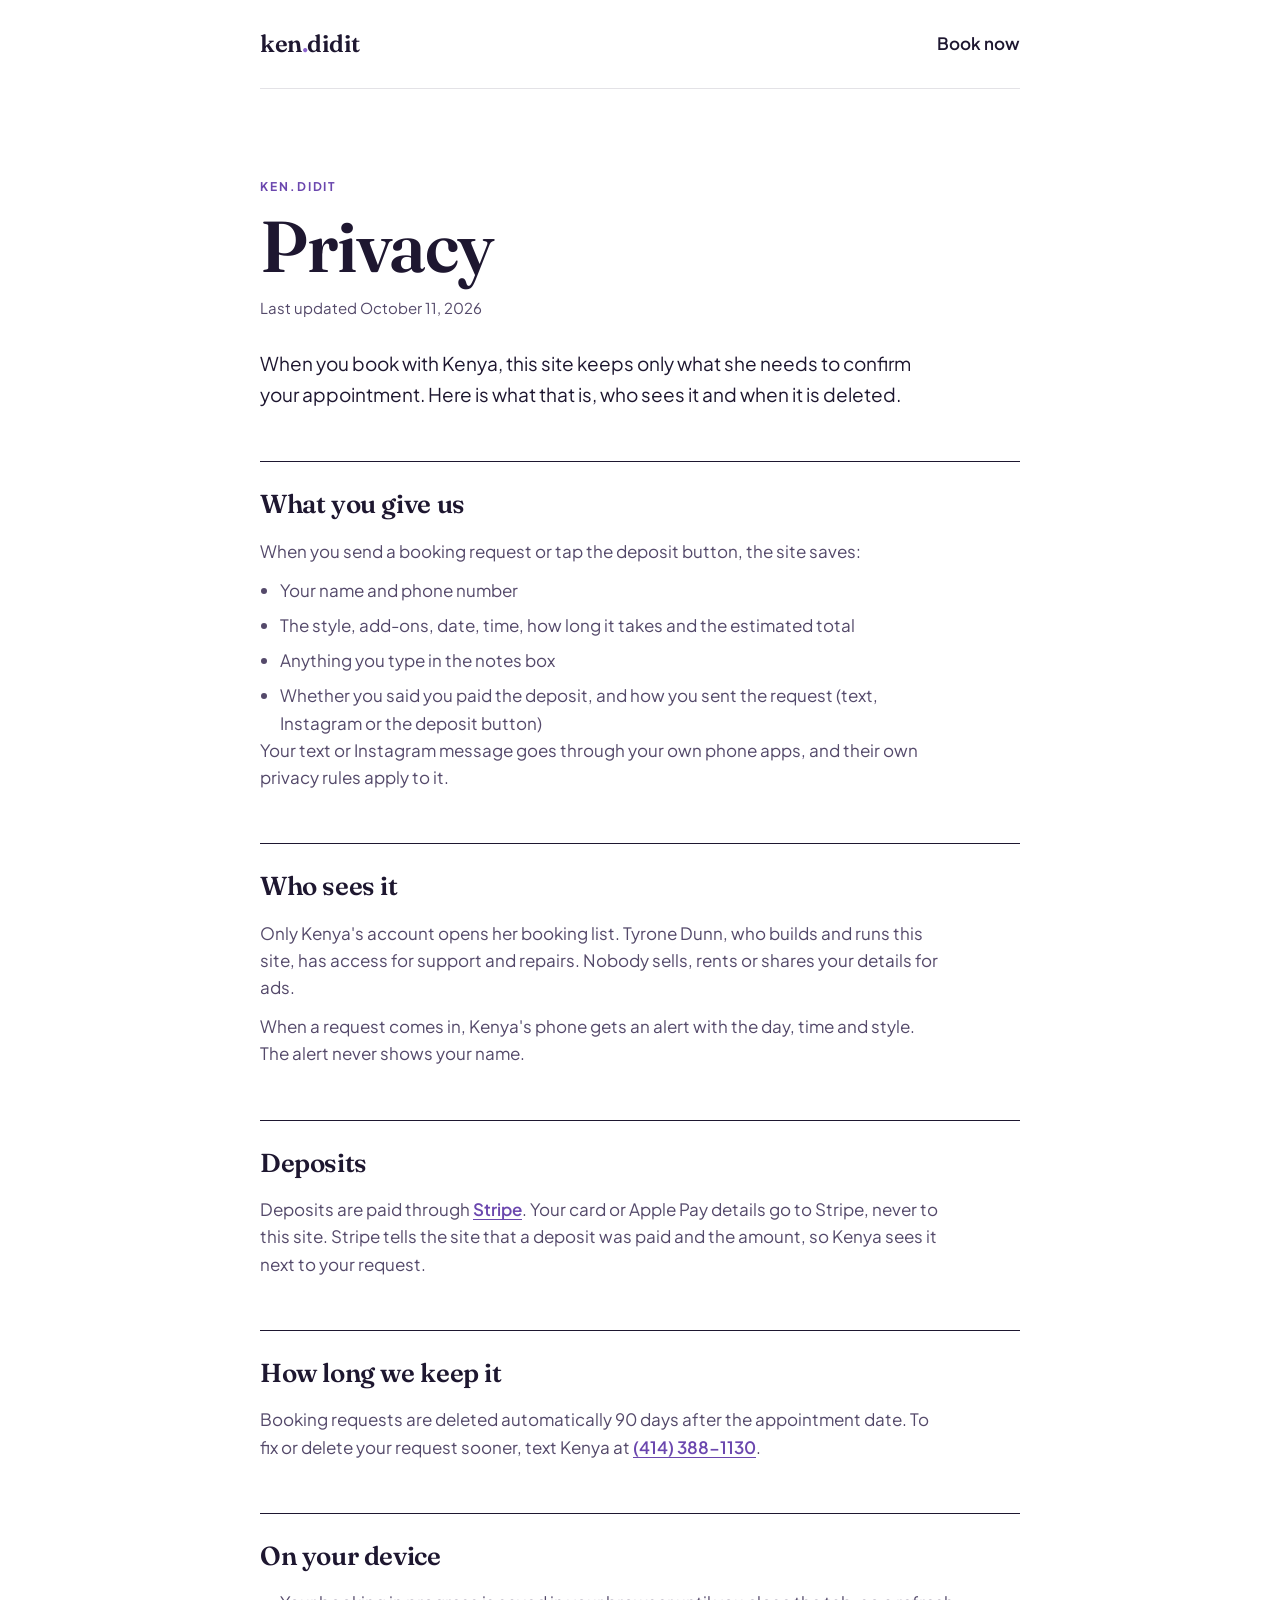
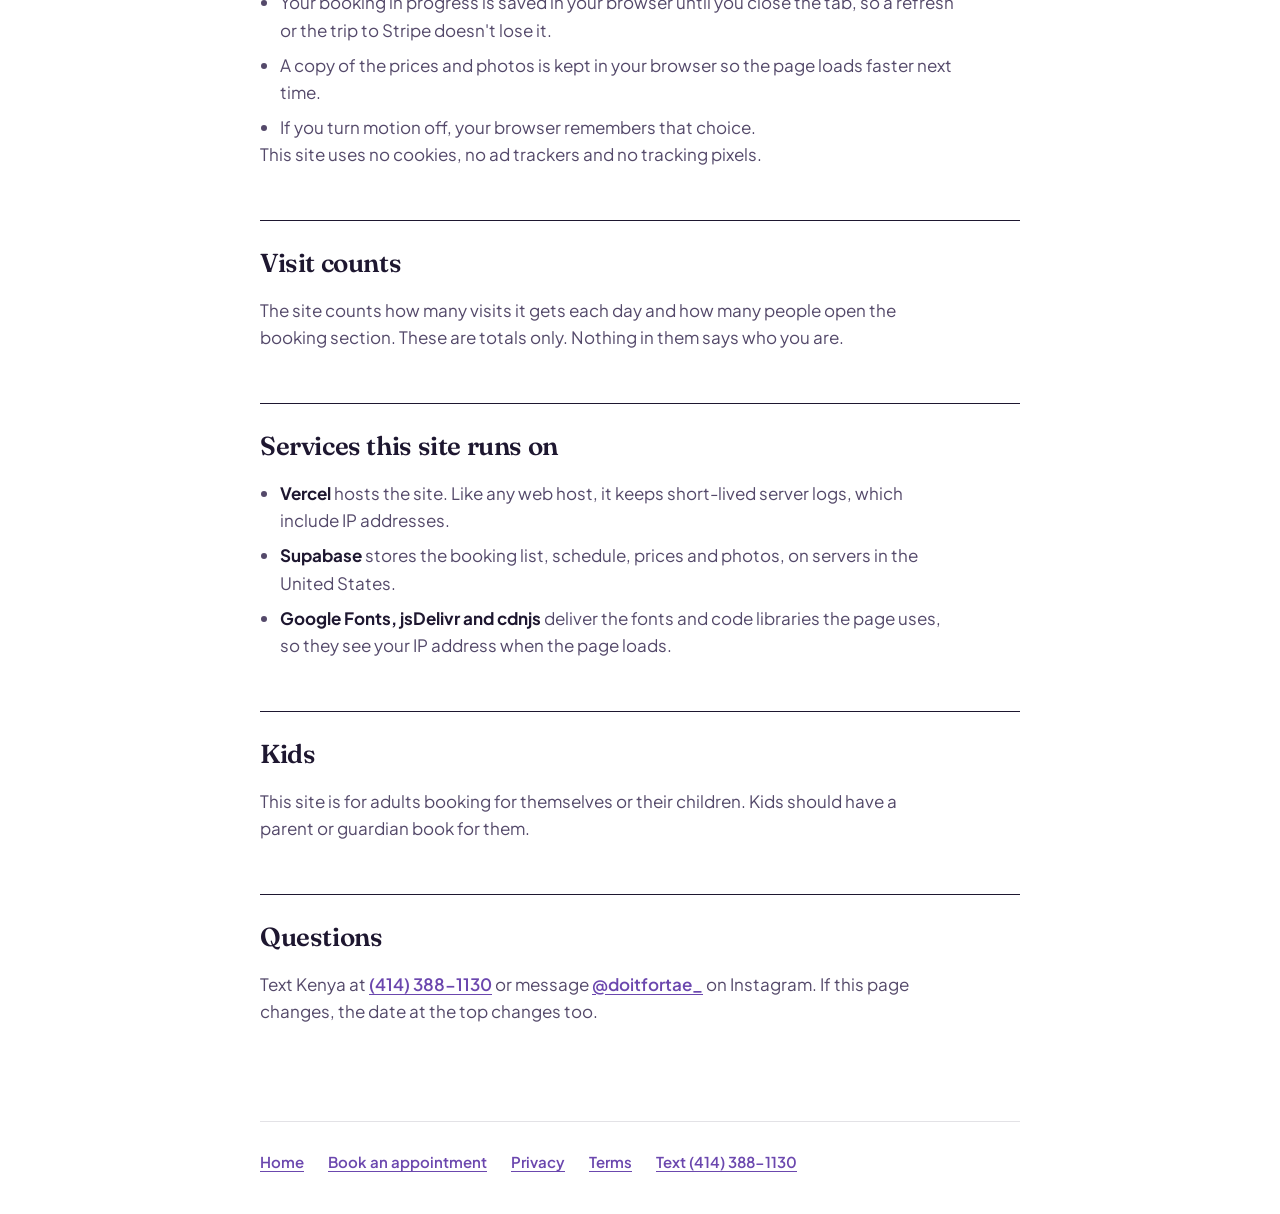
<file: privacy.html>
<!doctype html>
<html lang="en">
<head>
<meta charset="utf-8">
<meta name="viewport" content="width=device-width, initial-scale=1">
<title>Privacy | ken.didit</title>
<meta name="description" content="What ken.didit collects when you book, where it goes and how long it stays.">
<link rel="canonical" href="https://kendidit.vercel.app/privacy.html">
<meta name="theme-color" content="#ffffff">
<link rel="icon" href="/favicon.svg" type="image/svg+xml">
<link rel="apple-touch-icon" href="/apple-touch-icon.png">
<link rel="preconnect" href="https://fonts.googleapis.com">
<link rel="preconnect" href="https://fonts.gstatic.com" crossorigin>
<link href="https://fonts.googleapis.com/css2?family=Fraunces:opsz,wght@9..144,500;9..144,600&family=Plus+Jakarta+Sans:wght@400;600;700&display=swap" rel="stylesheet">
<script>try{if(localStorage.getItem('kd-motion')==='off')document.documentElement.classList.add('rm')}catch(e){}</script>
<style>
*{box-sizing:border-box;margin:0}
html{background:#ffffff;color:#1E1730;-webkit-text-size-adjust:100%}
body{font:400 17px/1.6 'Plus Jakarta Sans',system-ui,sans-serif;-webkit-font-smoothing:antialiased;padding:0 20px}
.top{display:flex;align-items:center;justify-content:space-between;gap:16px;max-width:760px;margin:0 auto;padding:22px 0;border-bottom:1px solid rgba(30,23,48,.12)}
.top a{color:#1E1730;font-weight:600;text-decoration:none;min-height:44px;display:inline-flex;align-items:center}
.top .home{font-family:'Fraunces',Georgia,serif;font-size:24px;font-weight:600;letter-spacing:-.02em}
.top .home i{color:#8C66CE;font-style:normal}
main{max-width:760px;margin:0 auto;padding:clamp(40px,8vw,88px) 0 96px}
.k{display:block;font-size:12px;letter-spacing:.16em;text-transform:uppercase;color:#6B47AE;margin-bottom:14px;font-weight:700}
h1{font-family:'Fraunces',Georgia,serif;font-weight:600;font-size:clamp(40px,8vw,72px);line-height:1;letter-spacing:-.02em}
.upd{margin-top:14px;color:#54496A;font-size:15px}
.lead{margin-top:28px;font-size:19px;color:#1E1730;max-width:36em}
h2{font-family:'Fraunces',Georgia,serif;font-weight:600;font-size:26px;letter-spacing:-.015em;margin-top:52px;padding-top:22px;border-top:1.5px solid #1E1730}
p,li{color:#54496A;max-width:40em}
h2 + p,h2 + ul{margin-top:12px}
p + p{margin-top:12px}
ul{padding-left:20px;margin-top:12px}
li + li{margin-top:8px}
b{color:#1E1730;font-weight:700}
a{color:#6B47AE;font-weight:600;text-underline-offset:3px}
a:focus-visible{outline:2px solid #6B47AE;outline-offset:3px;border-radius:4px}
.r{opacity:0;transform:translateY(18px);animation:up .8s cubic-bezier(.16,1,.3,1) forwards}
.r:nth-child(2){animation-delay:.06s}.r:nth-child(3){animation-delay:.12s}.r:nth-child(4){animation-delay:.18s}
@keyframes up{to{opacity:1;transform:none}}
.rm .r{opacity:1;transform:none;animation:none}
.foot{max-width:760px;margin:0 auto;padding:28px 0 40px;border-top:1px solid rgba(30,23,48,.12);display:flex;flex-wrap:wrap;gap:8px 24px;font-size:15px}
</style>
</head>
<body>
<header class="top"><a class="home" href="/">ken<i>.</i>didit</a><a href="/#book">Book now</a></header>
<main>
<span class="k r">ken.didit</span>
<h1 class="r">Privacy</h1>
<p class="upd r">Last updated October 11, 2026</p>
<p class="lead r">When you book with Kenya, this site keeps only what she needs to confirm your appointment. Here is what that is, who sees it and when it is deleted.</p>

<h2>What you give us</h2>
<p>When you send a booking request or tap the deposit button, the site saves:</p>
<ul>
<li>Your name and phone number</li>
<li>The style, add-ons, date, time, how long it takes and the estimated total</li>
<li>Anything you type in the notes box</li>
<li>Whether you said you paid the deposit, and how you sent the request (text, Instagram or the deposit button)</li>
</ul>
<p>Your text or Instagram message goes through your own phone apps, and their own privacy rules apply to it.</p>

<h2>Who sees it</h2>
<p>Only Kenya's account opens her booking list. Tyrone Dunn, who builds and runs this site, has access for support and repairs. Nobody sells, rents or shares your details for ads.</p>
<p>When a request comes in, Kenya's phone gets an alert with the day, time and style. The alert never shows your name.</p>

<h2>Deposits</h2>
<p>Deposits are paid through <a href="https://stripe.com/privacy" target="_blank" rel="noopener">Stripe</a>. Your card or Apple Pay details go to Stripe, never to this site. Stripe tells the site that a deposit was paid and the amount, so Kenya sees it next to your request.</p>

<h2>How long we keep it</h2>
<p>Booking requests are deleted automatically 90 days after the appointment date. To fix or delete your request sooner, text Kenya at <a href="sms:+14143881130">(414) 388-1130</a>.</p>

<h2>On your device</h2>
<ul>
<li>Your booking in progress is saved in your browser until you close the tab, so a refresh or the trip to Stripe doesn't lose it.</li>
<li>A copy of the prices and photos is kept in your browser so the page loads faster next time.</li>
<li>If you turn motion off, your browser remembers that choice.</li>
</ul>
<p>This site uses no cookies, no ad trackers and no tracking pixels.</p>

<h2>Visit counts</h2>
<p>The site counts how many visits it gets each day and how many people open the booking section. These are totals only. Nothing in them says who you are.</p>

<h2>Services this site runs on</h2>
<ul>
<li><b>Vercel</b> hosts the site. Like any web host, it keeps short-lived server logs, which include IP addresses.</li>
<li><b>Supabase</b> stores the booking list, schedule, prices and photos, on servers in the United States.</li>
<li><b>Google Fonts, jsDelivr and cdnjs</b> deliver the fonts and code libraries the page uses, so they see your IP address when the page loads.</li>
</ul>

<h2>Kids</h2>
<p>This site is for adults booking for themselves or their children. Kids should have a parent or guardian book for them.</p>

<h2>Questions</h2>
<p>Text Kenya at <a href="sms:+14143881130">(414) 388-1130</a> or message <a href="https://instagram.com/doitfortae_" target="_blank" rel="noopener">@doitfortae_</a> on Instagram. If this page changes, the date at the top changes too.</p>
</main>
<footer class="foot"><a href="/">Home</a><a href="/#book">Book an appointment</a><a href="/privacy.html">Privacy</a><a href="/terms.html">Terms</a><a href="sms:+14143881130">Text (414) 388-1130</a></footer>
</body>
</html>
</file>
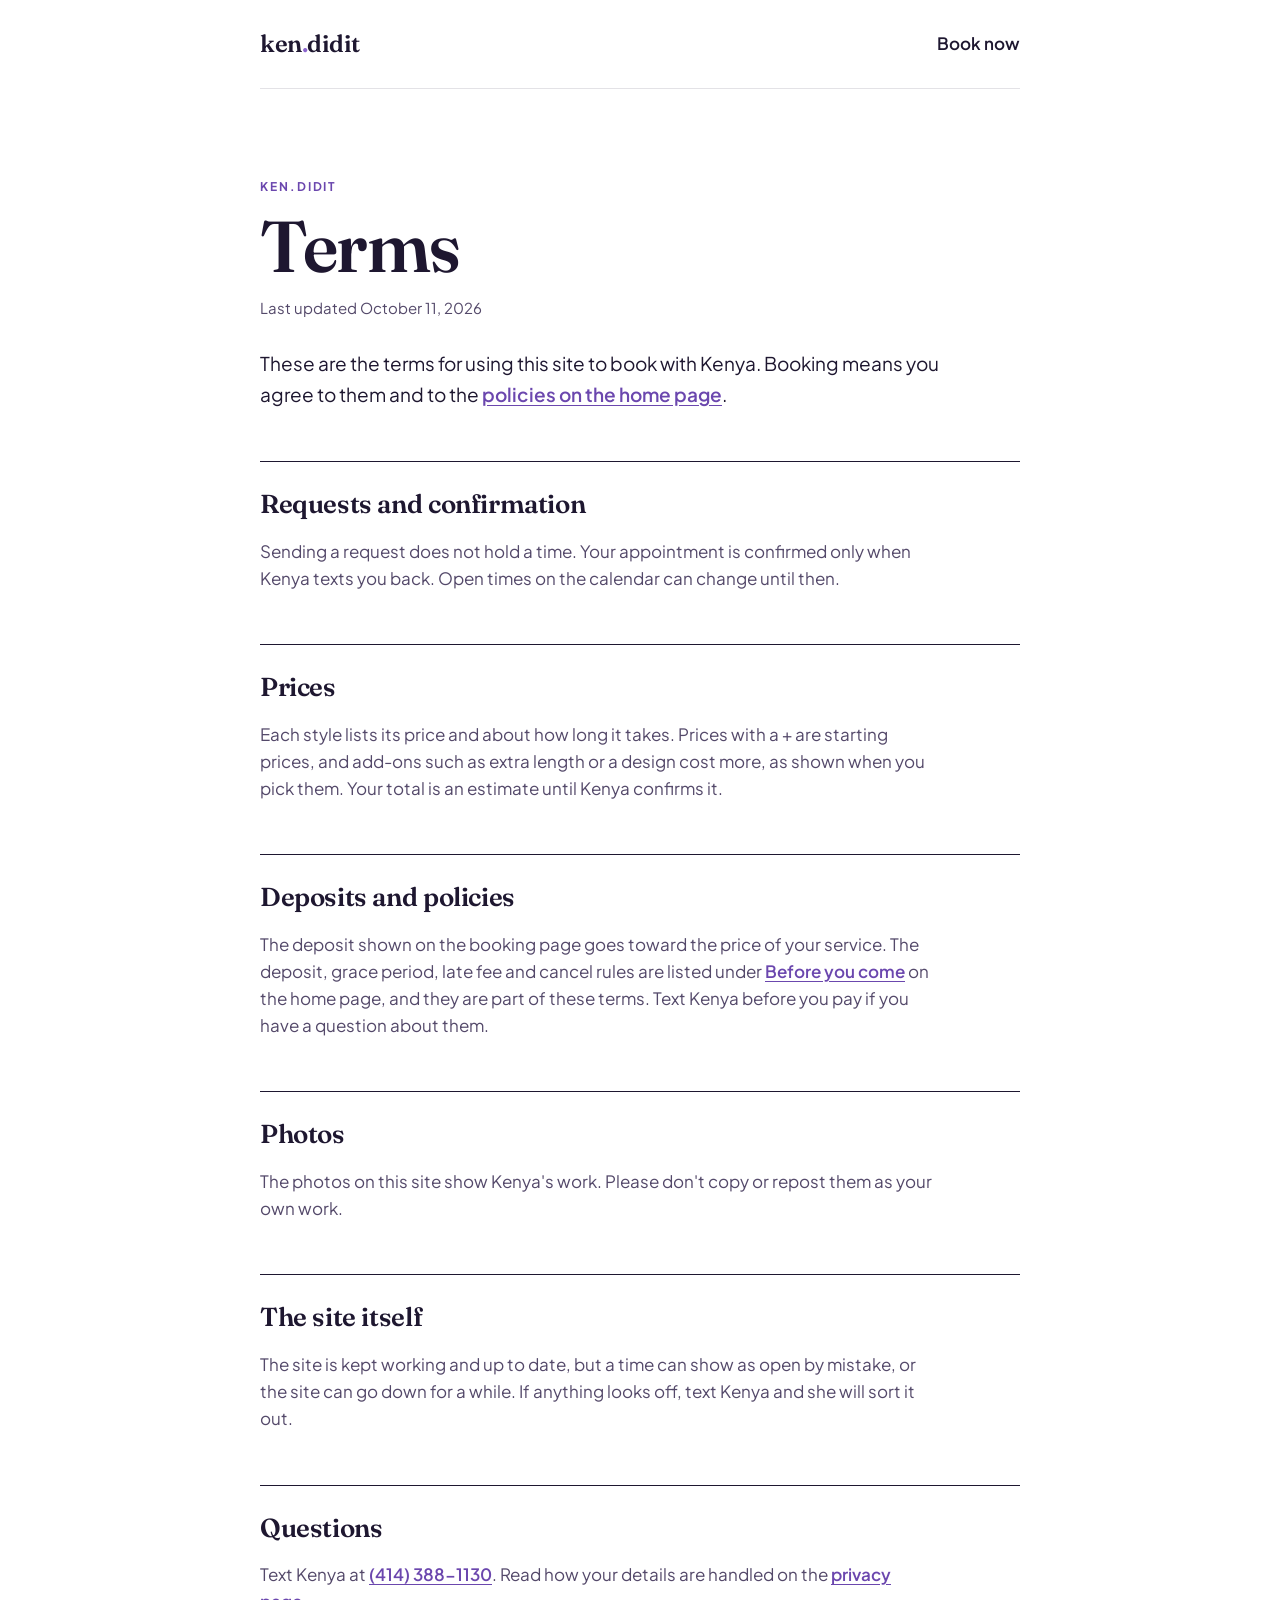
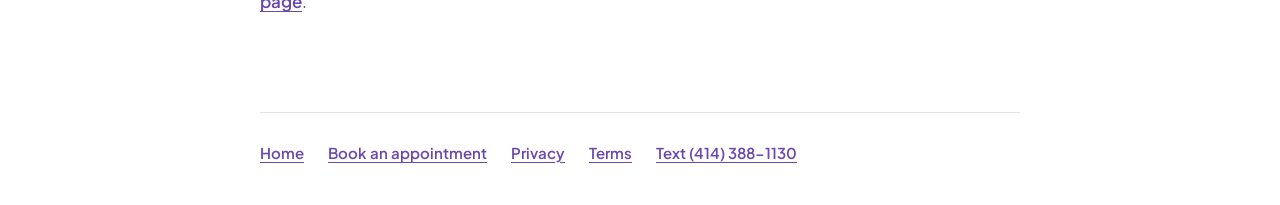
<file: terms.html>
<!doctype html>
<html lang="en">
<head>
<meta charset="utf-8">
<meta name="viewport" content="width=device-width, initial-scale=1">
<title>Terms | ken.didit</title>
<meta name="description" content="The terms for booking with ken.didit.">
<link rel="canonical" href="https://kendidit.vercel.app/terms.html">
<meta name="theme-color" content="#ffffff">
<link rel="icon" href="/favicon.svg" type="image/svg+xml">
<link rel="apple-touch-icon" href="/apple-touch-icon.png">
<link rel="preconnect" href="https://fonts.googleapis.com">
<link rel="preconnect" href="https://fonts.gstatic.com" crossorigin>
<link href="https://fonts.googleapis.com/css2?family=Fraunces:opsz,wght@9..144,500;9..144,600&family=Plus+Jakarta+Sans:wght@400;600;700&display=swap" rel="stylesheet">
<script>try{if(localStorage.getItem('kd-motion')==='off')document.documentElement.classList.add('rm')}catch(e){}</script>
<style>
*{box-sizing:border-box;margin:0}
html{background:#ffffff;color:#1E1730;-webkit-text-size-adjust:100%}
body{font:400 17px/1.6 'Plus Jakarta Sans',system-ui,sans-serif;-webkit-font-smoothing:antialiased;padding:0 20px}
.top{display:flex;align-items:center;justify-content:space-between;gap:16px;max-width:760px;margin:0 auto;padding:22px 0;border-bottom:1px solid rgba(30,23,48,.12)}
.top a{color:#1E1730;font-weight:600;text-decoration:none;min-height:44px;display:inline-flex;align-items:center}
.top .home{font-family:'Fraunces',Georgia,serif;font-size:24px;font-weight:600;letter-spacing:-.02em}
.top .home i{color:#8C66CE;font-style:normal}
main{max-width:760px;margin:0 auto;padding:clamp(40px,8vw,88px) 0 96px}
.k{display:block;font-size:12px;letter-spacing:.16em;text-transform:uppercase;color:#6B47AE;margin-bottom:14px;font-weight:700}
h1{font-family:'Fraunces',Georgia,serif;font-weight:600;font-size:clamp(40px,8vw,72px);line-height:1;letter-spacing:-.02em}
.upd{margin-top:14px;color:#54496A;font-size:15px}
.lead{margin-top:28px;font-size:19px;color:#1E1730;max-width:36em}
h2{font-family:'Fraunces',Georgia,serif;font-weight:600;font-size:26px;letter-spacing:-.015em;margin-top:52px;padding-top:22px;border-top:1.5px solid #1E1730}
p,li{color:#54496A;max-width:40em}
h2 + p,h2 + ul{margin-top:12px}
p + p{margin-top:12px}
ul{padding-left:20px;margin-top:12px}
li + li{margin-top:8px}
b{color:#1E1730;font-weight:700}
a{color:#6B47AE;font-weight:600;text-underline-offset:3px}
a:focus-visible{outline:2px solid #6B47AE;outline-offset:3px;border-radius:4px}
.r{opacity:0;transform:translateY(18px);animation:up .8s cubic-bezier(.16,1,.3,1) forwards}
.r:nth-child(2){animation-delay:.06s}.r:nth-child(3){animation-delay:.12s}.r:nth-child(4){animation-delay:.18s}
@keyframes up{to{opacity:1;transform:none}}
.rm .r{opacity:1;transform:none;animation:none}
.foot{max-width:760px;margin:0 auto;padding:28px 0 40px;border-top:1px solid rgba(30,23,48,.12);display:flex;flex-wrap:wrap;gap:8px 24px;font-size:15px}
</style>
</head>
<body>
<header class="top"><a class="home" href="/">ken<i>.</i>didit</a><a href="/#book">Book now</a></header>
<main>
<span class="k r">ken.didit</span>
<h1 class="r">Terms</h1>
<p class="upd r">Last updated October 11, 2026</p>
<p class="lead r">These are the terms for using this site to book with Kenya. Booking means you agree to them and to the <a href="/#policy">policies on the home page</a>.</p>

<h2>Requests and confirmation</h2>
<p>Sending a request does not hold a time. Your appointment is confirmed only when Kenya texts you back. Open times on the calendar can change until then.</p>

<h2>Prices</h2>
<p>Each style lists its price and about how long it takes. Prices with a + are starting prices, and add-ons such as extra length or a design cost more, as shown when you pick them. Your total is an estimate until Kenya confirms it.</p>

<h2>Deposits and policies</h2>
<p>The deposit shown on the booking page goes toward the price of your service. The deposit, grace period, late fee and cancel rules are listed under <a href="/#policy">Before you come</a> on the home page, and they are part of these terms. Text Kenya before you pay if you have a question about them.</p>

<h2>Photos</h2>
<p>The photos on this site show Kenya's work. Please don't copy or repost them as your own work.</p>

<h2>The site itself</h2>
<p>The site is kept working and up to date, but a time can show as open by mistake, or the site can go down for a while. If anything looks off, text Kenya and she will sort it out.</p>

<h2>Questions</h2>
<p>Text Kenya at <a href="sms:+14143881130">(414) 388-1130</a>. Read how your details are handled on the <a href="/privacy.html">privacy page</a>.</p>
</main>
<footer class="foot"><a href="/">Home</a><a href="/#book">Book an appointment</a><a href="/privacy.html">Privacy</a><a href="/terms.html">Terms</a><a href="sms:+14143881130">Text (414) 388-1130</a></footer>
</body>
</html>
</file>
